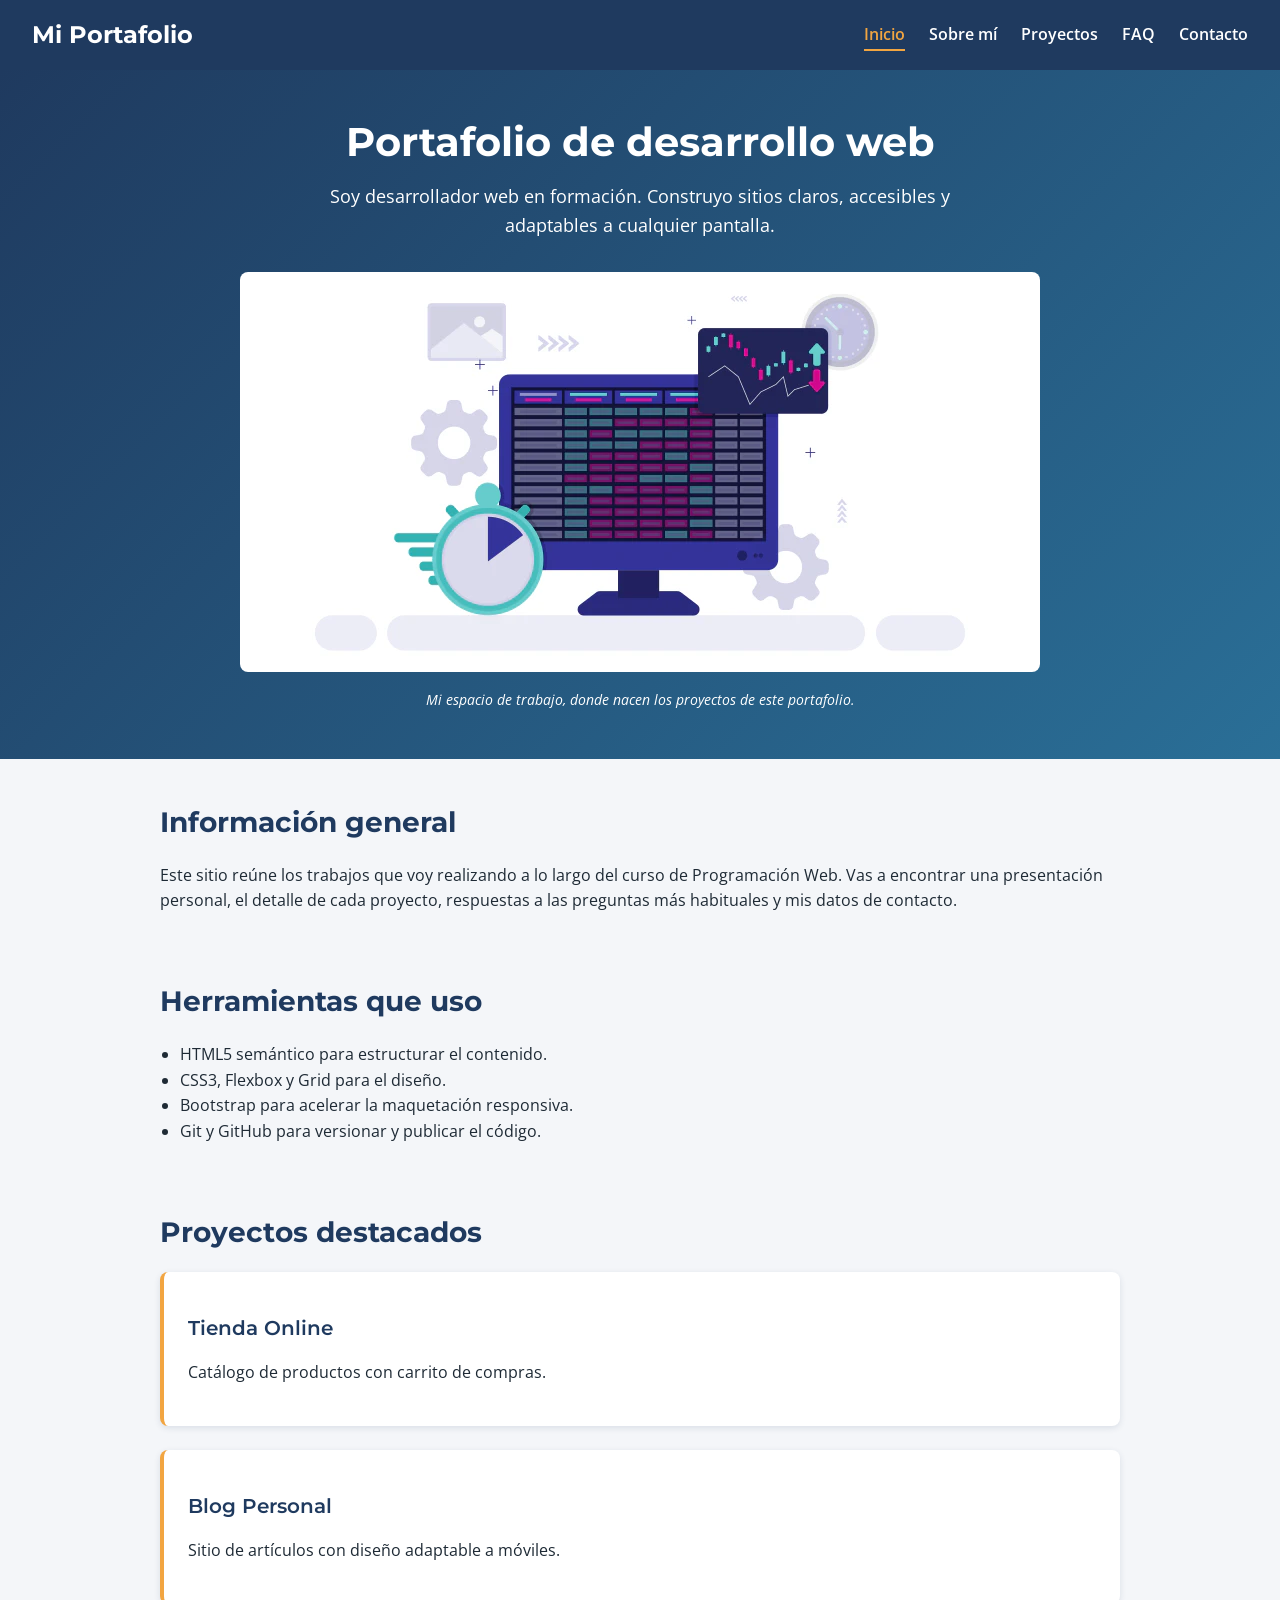
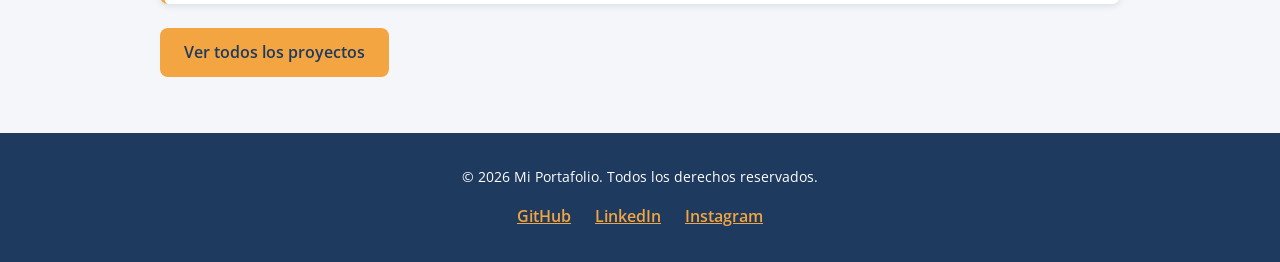
<file: index.html>
<!DOCTYPE html>
<html lang="es">
<head>
    <meta charset="UTF-8">
    <meta name="viewport" content="width=device-width, initial-scale=1.0">
    <meta name="description" content="Portafolio personal de desarrollo web: presentación, proyectos, preguntas frecuentes y contacto.">
    <title>Inicio | Mi Portafolio</title>
    <link rel="preconnect" href="https://fonts.googleapis.com">
    <link rel="preconnect" href="https://fonts.gstatic.com" crossorigin>
    <link href="https://fonts.googleapis.com/css2?family=Montserrat:wght@600;700&amp;family=Open+Sans:wght@400;600&amp;display=swap" rel="stylesheet">
    <link rel="stylesheet" href="styles/styles.css">
</head>
<body>

    <header class="site-header">
        <a class="logo" href="index.html">Mi Portafolio</a>
        <nav aria-label="Navegación principal">
            <ul class="nav-menu">
                <li><a class="nav-link nav-link-active" href="index.html" aria-current="page">Inicio</a></li>
                <li><a class="nav-link" href="pages/sobre-mi.html">Sobre mí</a></li>
                <li><a class="nav-link" href="pages/proyectos.html">Proyectos</a></li>
                <li><a class="nav-link" href="pages/faq.html">FAQ</a></li>
                <li><a class="nav-link" href="pages/contacto.html">Contacto</a></li>
            </ul>
        </nav>
    </header>

    <main>
        <section class="hero">
            <h1 class="hero-title">Portafolio de desarrollo web</h1>
            <p class="hero-text">
                Soy desarrollador web en formación. Construyo sitios claros, accesibles
                y adaptables a cualquier pantalla.
            </p>
            <figure class="figure">
                <img class="figure-img" src="./img/portada.webp" alt="Escritorio con una computadora portátil" width="800" height="400">
                <figcaption class="figure-caption">Mi espacio de trabajo, donde nacen los proyectos de este portafolio.</figcaption>
            </figure>
        </section>

        <section class="section">
            <h2>Información general</h2>
            <p>
                Este sitio reúne los trabajos que voy realizando a lo largo del curso de
                Programación Web. Vas a encontrar una presentación personal, el detalle de
                cada proyecto, respuestas a las preguntas más habituales y mis datos de contacto.
            </p>
        </section>

        <section class="section">
            <h2>Herramientas que uso</h2>
            <ul class="list">
                <li>HTML5 semántico para estructurar el contenido.</li>
                <li>CSS3, Flexbox y Grid para el diseño.</li>
                <li>Bootstrap para acelerar la maquetación responsiva.</li>
                <li>Git y GitHub para versionar y publicar el código.</li>
            </ul>
        </section>

        <section class="section">
            <h2>Proyectos destacados</h2>

            <article class="card">
                <h3>Tienda Online</h3>
                <p>Catálogo de productos con carrito de compras.</p>
            </article>

            <article class="card">
                <h3>Blog Personal</h3>
                <p>Sitio de artículos con diseño adaptable a móviles.</p>
            </article>

            <p><a class="button" href="pages/proyectos.html">Ver todos los proyectos</a></p>
        </section>
    </main>

    <footer class="site-footer">
        <p class="footer-copy">&copy; 2026 Mi Portafolio. Todos los derechos reservados.</p>
        <ul class="social-list">
            <li><a class="social-link" href="https://github.com/">GitHub</a></li>
            <li><a class="social-link" href="https://www.linkedin.com/">LinkedIn</a></li>
            <li><a class="social-link" href="https://www.instagram.com/">Instagram</a></li>
        </ul>
    </footer>

</body>
</html>
</file>
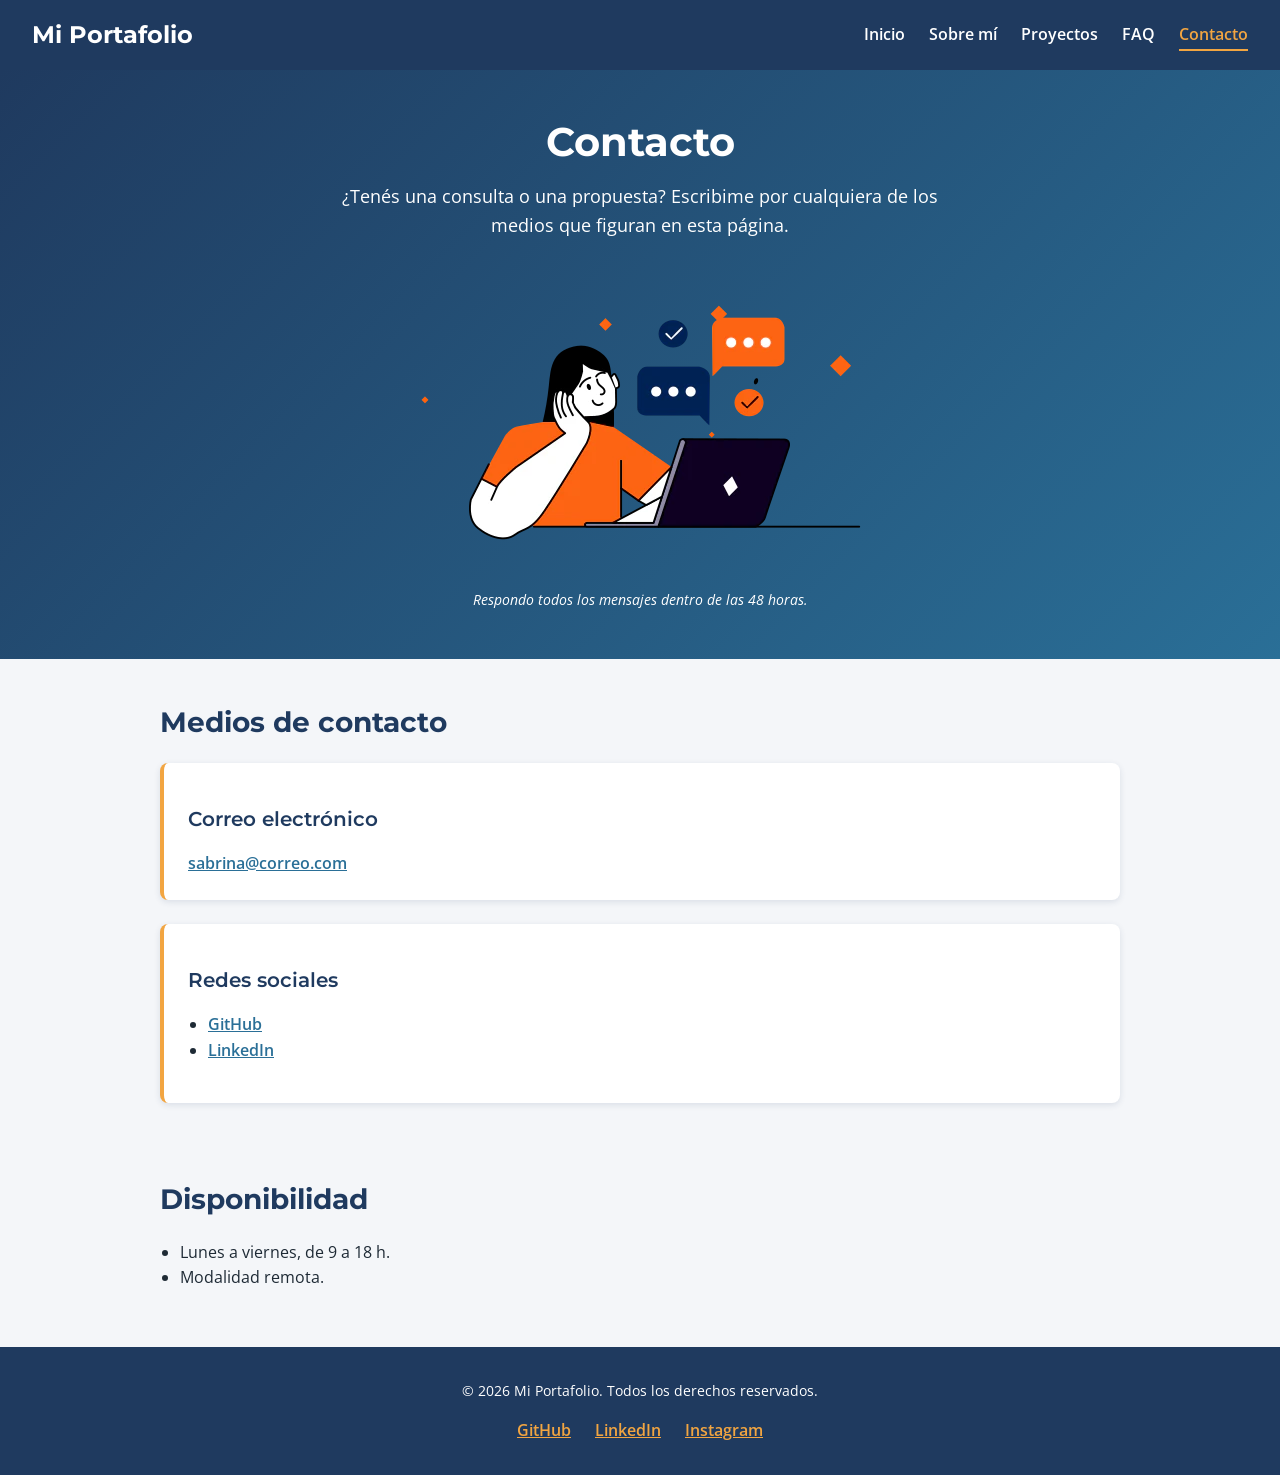
<file: pages/contacto.html>
<!DOCTYPE html>
<html lang="es">
<head>
    <meta charset="UTF-8">
    <meta name="viewport" content="width=device-width, initial-scale=1.0">
    <meta name="description" content="Medios de contacto y disponibilidad para consultas y propuestas de trabajo.">
    <title>Contacto | Mi Portafolio</title>
    <link rel="preconnect" href="https://fonts.googleapis.com">
    <link rel="preconnect" href="https://fonts.gstatic.com" crossorigin>
    <link href="https://fonts.googleapis.com/css2?family=Montserrat:wght@600;700&amp;family=Open+Sans:wght@400;600&amp;display=swap" rel="stylesheet">
    <link rel="stylesheet" href="../styles/styles.css">
</head>
<body>

    <header class="site-header">
        <a class="logo" href="../index.html">Mi Portafolio</a>
        <nav aria-label="Navegación principal">
            <ul class="nav-menu">
                <li><a class="nav-link" href="../index.html">Inicio</a></li>
                <li><a class="nav-link" href="sobre-mi.html">Sobre mí</a></li>
                <li><a class="nav-link" href="proyectos.html">Proyectos</a></li>
                <li><a class="nav-link" href="faq.html">FAQ</a></li>
                <li><a class="nav-link nav-link-active" href="contacto.html" aria-current="page">Contacto</a></li>
            </ul>
        </nav>
    </header>

    <main>
        <section class="hero">
            <h1 class="hero-title">Contacto</h1>
            <p class="hero-text">
                ¿Tenés una consulta o una propuesta? Escribime por cualquiera de los
                medios que figuran en esta página.
            </p>
            <figure class="figure">
                <img class="figure-img" src="./../img/contacto.webp" alt="Persona leyendo mensajes de contacto en su notebook" width="600" height="300">
                <figcaption class="figure-caption">Respondo todos los mensajes dentro de las 48 horas.</figcaption>
            </figure>
        </section>

        <section class="section">
            <h2>Medios de contacto</h2>

            <article class="card">
                <h3>Correo electrónico</h3>
                <address class="contact-address">
                    <a href="mailto:sabrina@correo.com">sabrina@correo.com</a>
                </address>
            </article>

            <article class="card">
                <h3>Redes sociales</h3>
                <ul class="list">
                    <li><a href="https://github.com/">GitHub</a></li>
                    <li><a href="https://www.linkedin.com/">LinkedIn</a></li>
                </ul>
            </article>
        </section>

        <section class="section">
            <h2>Disponibilidad</h2>
            <ul class="list">
                <li>Lunes a viernes, de 9 a 18 h.</li>
                <li>Modalidad remota.</li>
            </ul>
        </section>
    </main>

    <footer class="site-footer">
        <p class="footer-copy">&copy; 2026 Mi Portafolio. Todos los derechos reservados.</p>
        <ul class="social-list">
            <li><a class="social-link" href="https://github.com/">GitHub</a></li>
            <li><a class="social-link" href="https://www.linkedin.com/">LinkedIn</a></li>
            <li><a class="social-link" href="https://www.instagram.com/">Instagram</a></li>
        </ul>
    </footer>

</body>
</html>
</file>
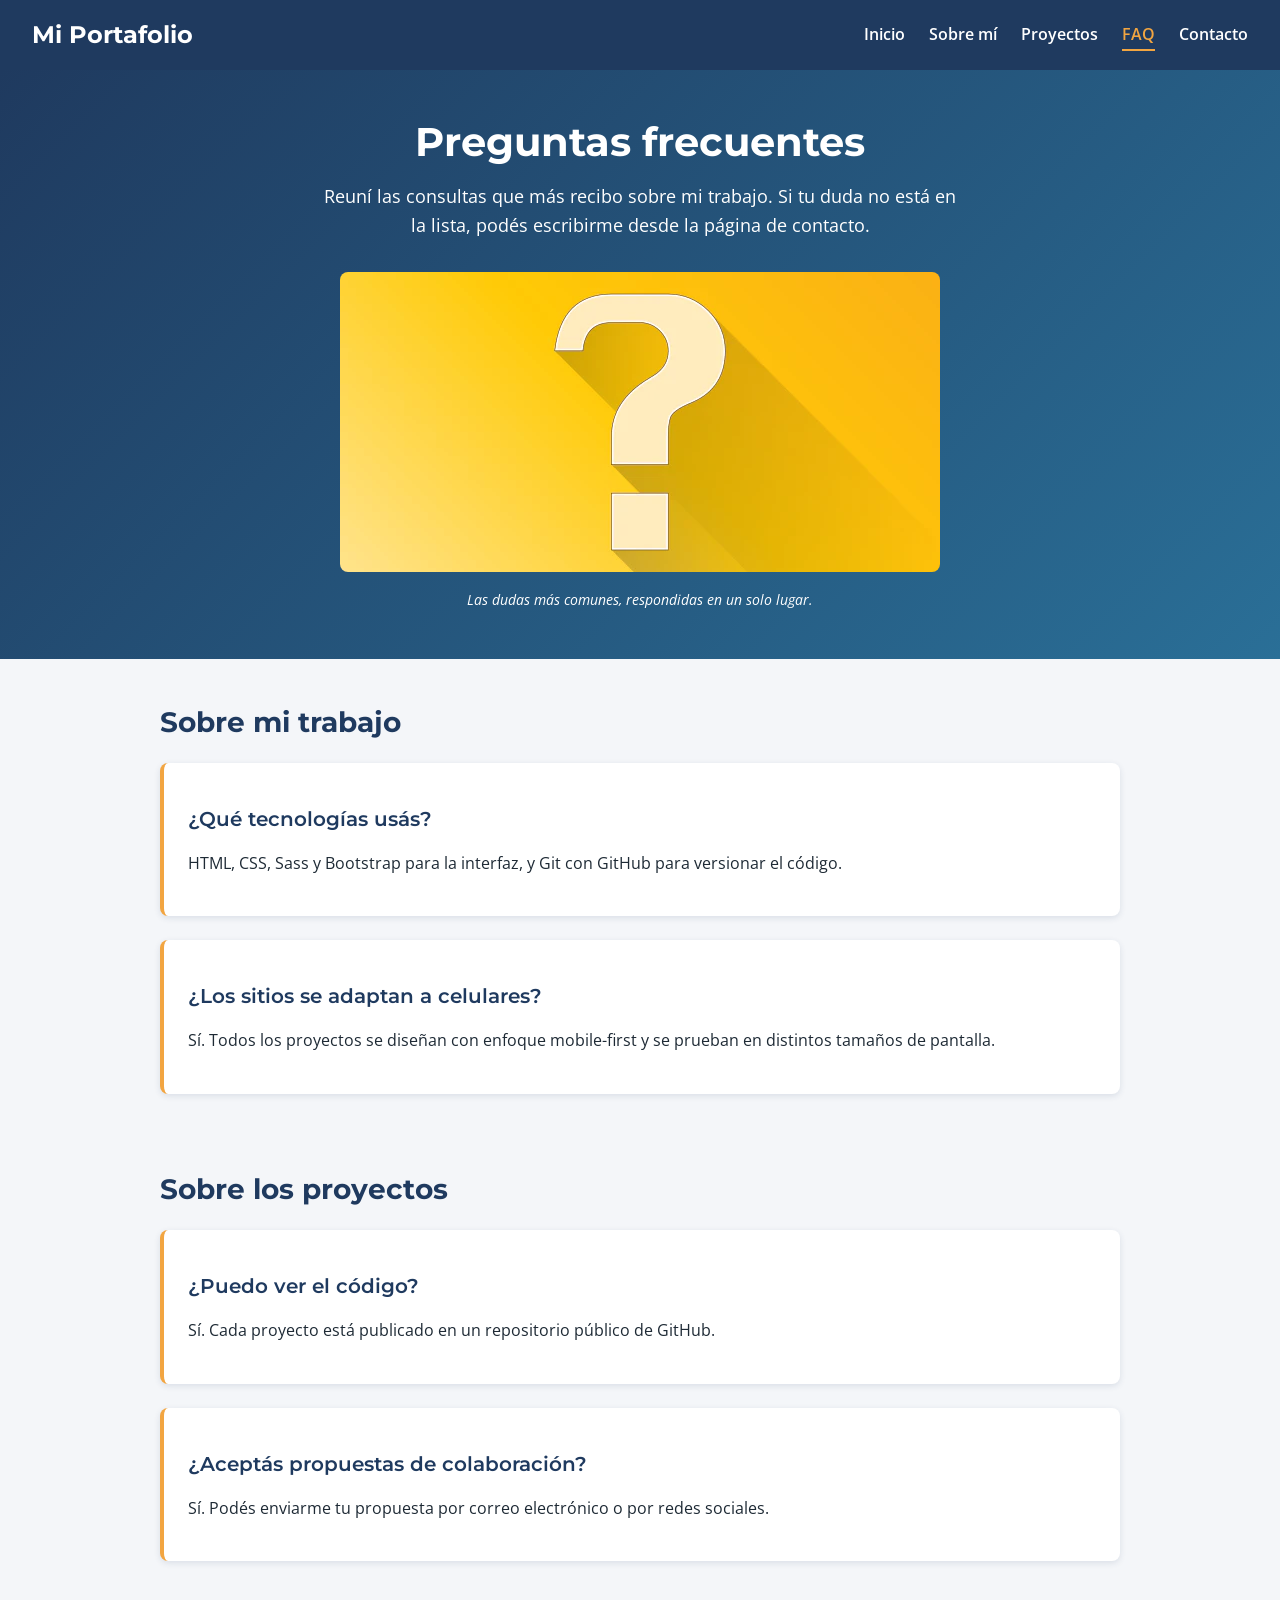
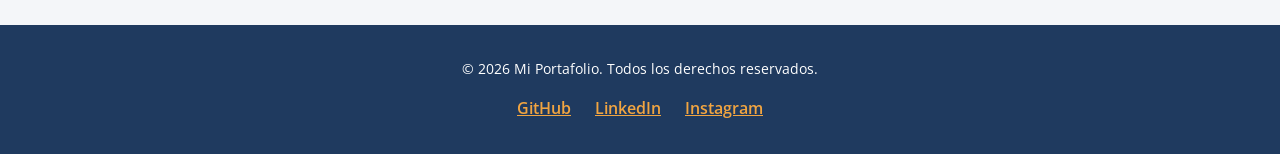
<file: pages/faq.html>
<!DOCTYPE html>
<html lang="es">
<head>
    <meta charset="UTF-8">
    <meta name="viewport" content="width=device-width, initial-scale=1.0">
    <meta name="description" content="Preguntas frecuentes sobre mis proyectos, las tecnologías que uso y cómo trabajar conmigo.">
    <title>Preguntas frecuentes | Mi Portafolio</title>
    <link rel="preconnect" href="https://fonts.googleapis.com">
    <link rel="preconnect" href="https://fonts.gstatic.com" crossorigin>
    <link href="https://fonts.googleapis.com/css2?family=Montserrat:wght@600;700&amp;family=Open+Sans:wght@400;600&amp;display=swap" rel="stylesheet">
    <link rel="stylesheet" href="../styles/styles.css">
</head>
<body>

    <header class="site-header">
        <a class="logo" href="../index.html">Mi Portafolio</a>
        <nav aria-label="Navegación principal">
            <ul class="nav-menu">
                <li><a class="nav-link" href="../index.html">Inicio</a></li>
                <li><a class="nav-link" href="sobre-mi.html">Sobre mí</a></li>
                <li><a class="nav-link" href="proyectos.html">Proyectos</a></li>
                <li><a class="nav-link nav-link-active" href="faq.html" aria-current="page">FAQ</a></li>
                <li><a class="nav-link" href="contacto.html">Contacto</a></li>
            </ul>
        </nav>
    </header>

    <main>
        <section class="hero">
            <h1 class="hero-title">Preguntas frecuentes</h1>
            <p class="hero-text">
                Reuní las consultas que más recibo sobre mi trabajo. Si tu duda no está
                en la lista, podés escribirme desde la página de contacto.
            </p>
            <figure class="figure">
                <img class="figure-img" src="./../img/faq.webp" alt="Signo de interrogación" width="600" height="300">
                <figcaption class="figure-caption">Las dudas más comunes, respondidas en un solo lugar.</figcaption>
            </figure>
        </section>

        <section class="section">
            <h2>Sobre mi trabajo</h2>

            <article class="card">
                <h3>¿Qué tecnologías usás?</h3>
                <p>HTML, CSS, Sass y Bootstrap para la interfaz, y Git con GitHub para versionar el código.</p>
            </article>

            <article class="card">
                <h3>¿Los sitios se adaptan a celulares?</h3>
                <p>Sí. Todos los proyectos se diseñan con enfoque mobile-first y se prueban en distintos tamaños de pantalla.</p>
            </article>
        </section>

        <section class="section">
            <h2>Sobre los proyectos</h2>

            <article class="card">
                <h3>¿Puedo ver el código?</h3>
                <p>Sí. Cada proyecto está publicado en un repositorio público de GitHub.</p>
            </article>

            <article class="card">
                <h3>¿Aceptás propuestas de colaboración?</h3>
                <p>Sí. Podés enviarme tu propuesta por correo electrónico o por redes sociales.</p>
            </article>
        </section>
    </main>

    <footer class="site-footer">
        <p class="footer-copy">&copy; 2026 Mi Portafolio. Todos los derechos reservados.</p>
        <ul class="social-list">
            <li><a class="social-link" href="https://github.com/">GitHub</a></li>
            <li><a class="social-link" href="https://www.linkedin.com/">LinkedIn</a></li>
            <li><a class="social-link" href="https://www.instagram.com/">Instagram</a></li>
        </ul>
    </footer>

</body>
</html>
</file>
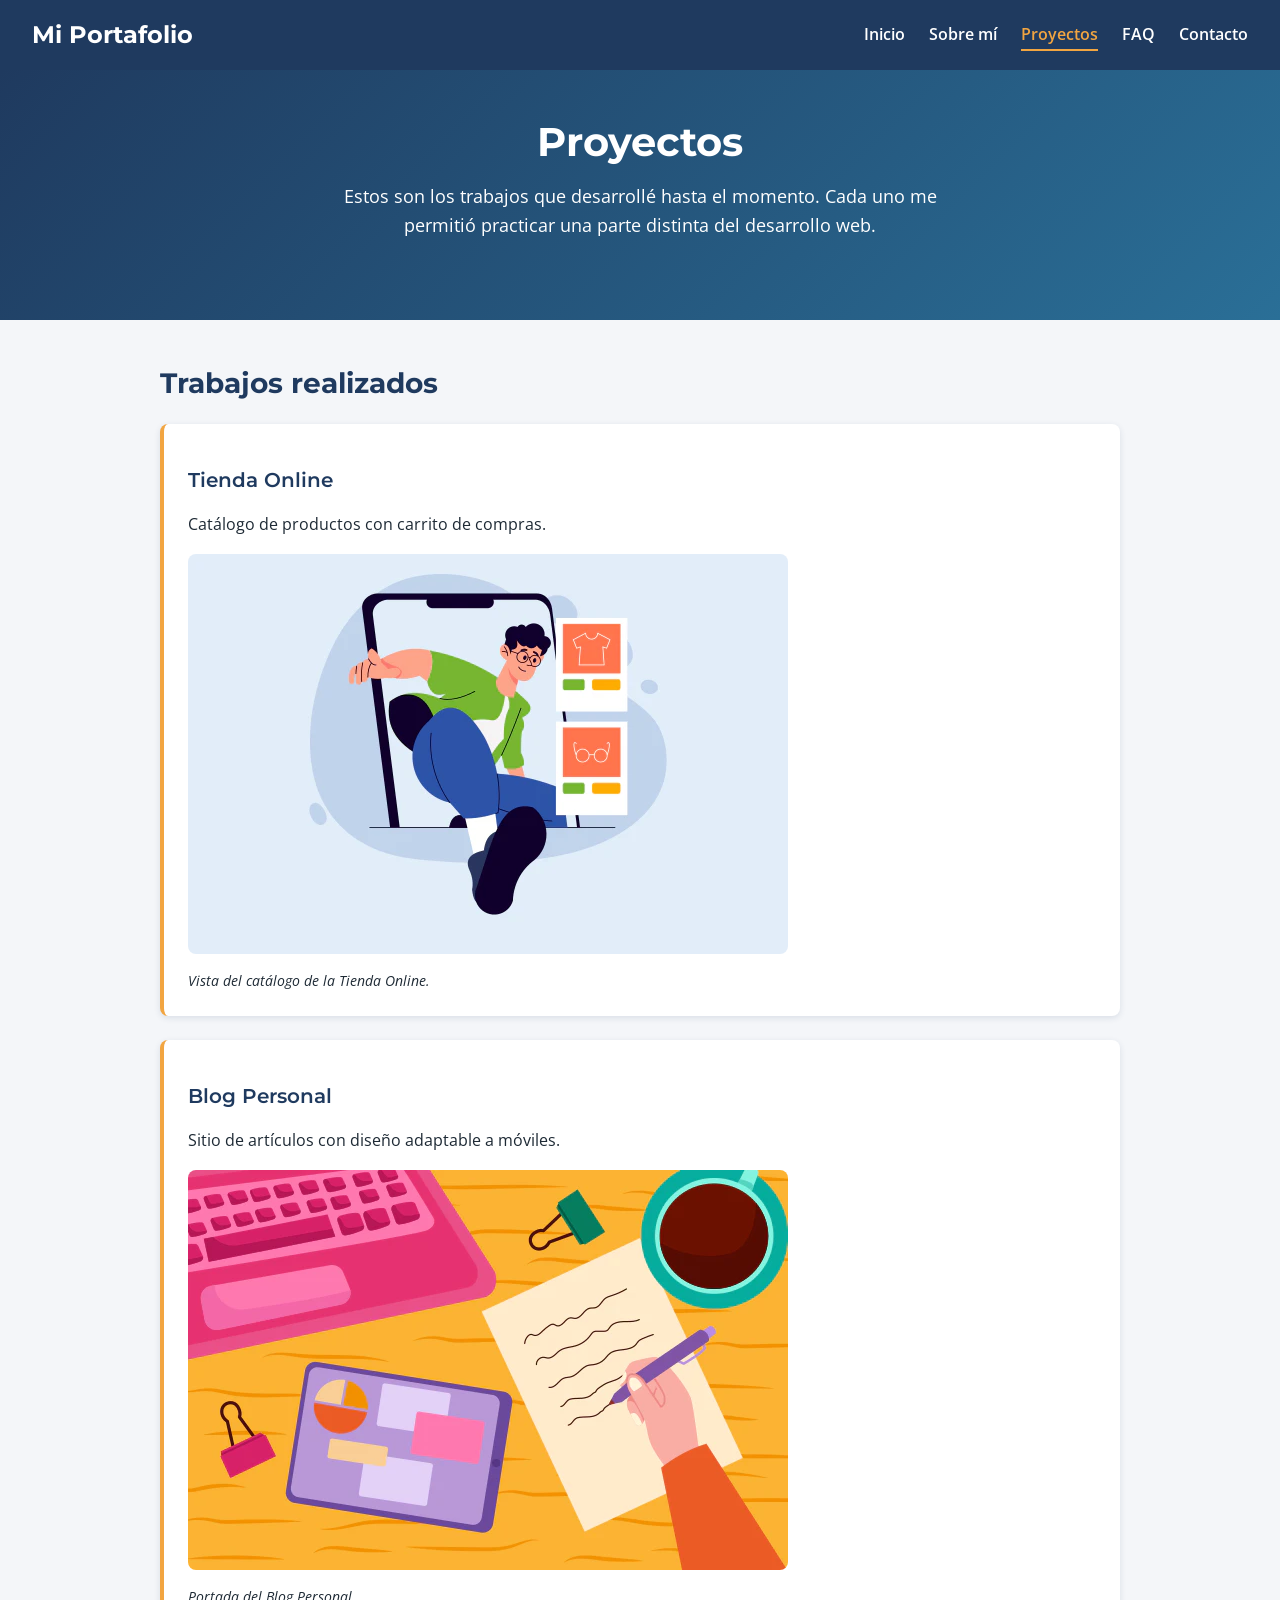
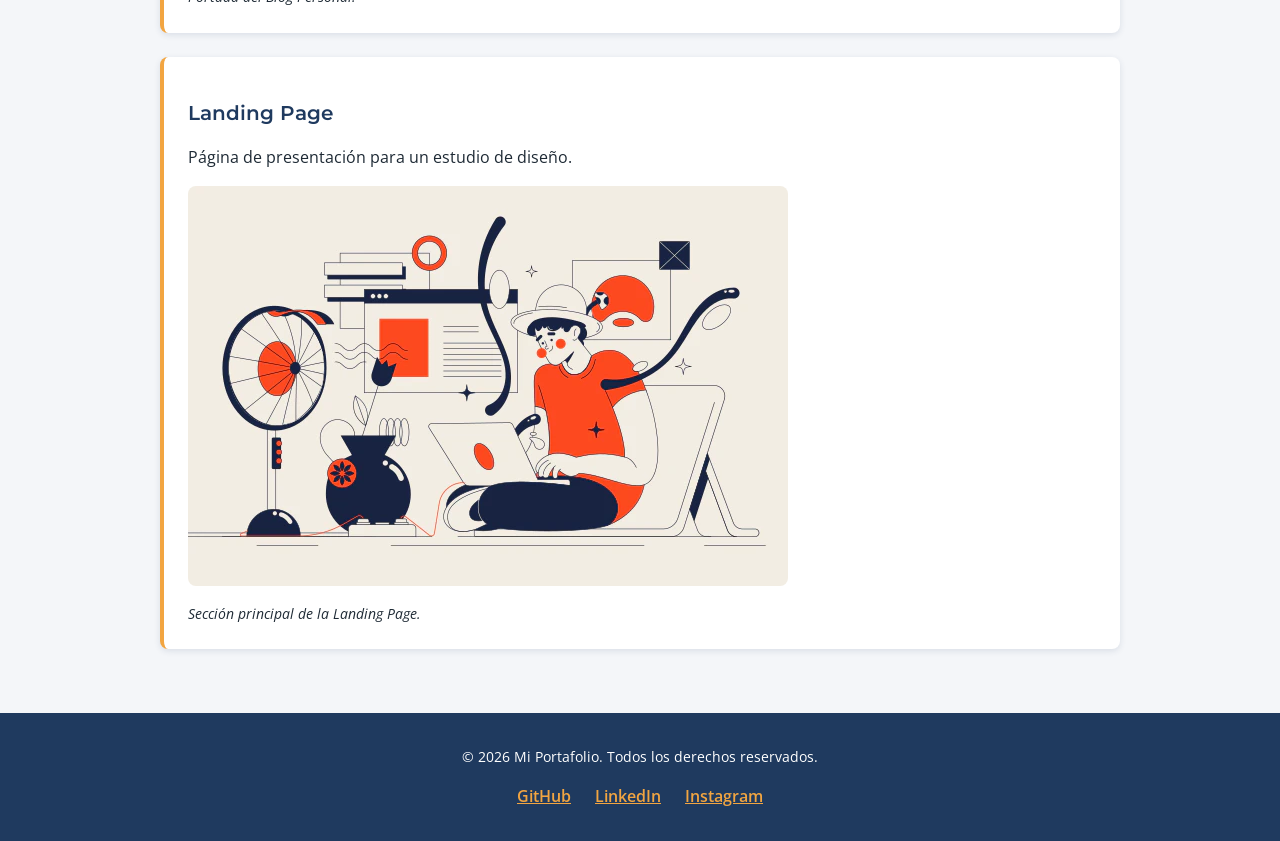
<file: pages/proyectos.html>
<!DOCTYPE html>
<html lang="es">
<head>
    <meta charset="UTF-8">
    <meta name="viewport" content="width=device-width, initial-scale=1.0">
    <meta name="description" content="Listado de proyectos web realizados: tienda online, blog personal y landing page.">
    <title>Proyectos | Mi Portafolio</title>
    <link rel="preconnect" href="https://fonts.googleapis.com">
    <link rel="preconnect" href="https://fonts.gstatic.com" crossorigin>
    <link href="https://fonts.googleapis.com/css2?family=Montserrat:wght@600;700&amp;family=Open+Sans:wght@400;600&amp;display=swap" rel="stylesheet">
    <link rel="stylesheet" href="../styles/styles.css">
</head>
<body>

    <header class="site-header">
        <a class="logo" href="../index.html">Mi Portafolio</a>
        <nav aria-label="Navegación principal">
            <ul class="nav-menu">
                <li><a class="nav-link" href="../index.html">Inicio</a></li>
                <li><a class="nav-link" href="sobre-mi.html">Sobre mí</a></li>
                <li><a class="nav-link nav-link-active" href="proyectos.html" aria-current="page">Proyectos</a></li>
                <li><a class="nav-link" href="faq.html">FAQ</a></li>
                <li><a class="nav-link" href="contacto.html">Contacto</a></li>
            </ul>
        </nav>
    </header>

    <main>
        <section class="hero">
            <h1 class="hero-title">Proyectos</h1>
            <p class="hero-text">
                Estos son los trabajos que desarrollé hasta el momento. Cada uno me
                permitió practicar una parte distinta del desarrollo web.
            </p>
        </section>

        <section class="section">
            <h2>Trabajos realizados</h2>

            <article class="card">
                <h3>Tienda Online</h3>
                <p>Catálogo de productos con carrito de compras.</p>
                <figure class="figure">
                    <img class="figure-img" src="./../img/tienda-online.webp" alt="Página de catálogo" width="600" height="400">
                    <figcaption class="figure-caption">Vista del catálogo de la Tienda Online.</figcaption>
                </figure>
            </article>

            <article class="card">
                <h3>Blog Personal</h3>
                <p>Sitio de artículos con diseño adaptable a móviles.</p>
                <figure class="figure">
                    <img class="figure-img" src= "./../img/blog.webp" alt="Persona escribiendo un blog en su escritorio" width="600" height="400">
                    <figcaption class="figure-caption">Portada del Blog Personal.</figcaption>
                </figure>
            </article>

            <article class="card">
                <h3>Landing Page</h3>
                <p>Página de presentación para un estudio de diseño.</p>
                <figure class="figure">
                    <img class="figure-img" src="./../img/disenio.webp" alt="Persona diseñando su landing page" width="600" height="400">
                    <figcaption class="figure-caption">Sección principal de la Landing Page.</figcaption>
                </figure>
            </article>
        </section>
    </main>

    <footer class="site-footer">
        <p class="footer-copy">&copy; 2026 Mi Portafolio. Todos los derechos reservados.</p>
        <ul class="social-list">
            <li><a class="social-link" href="https://github.com/">GitHub</a></li>
            <li><a class="social-link" href="https://www.linkedin.com/">LinkedIn</a></li>
            <li><a class="social-link" href="https://www.instagram.com/">Instagram</a></li>
        </ul>
    </footer>

</body>
</html>
</file>
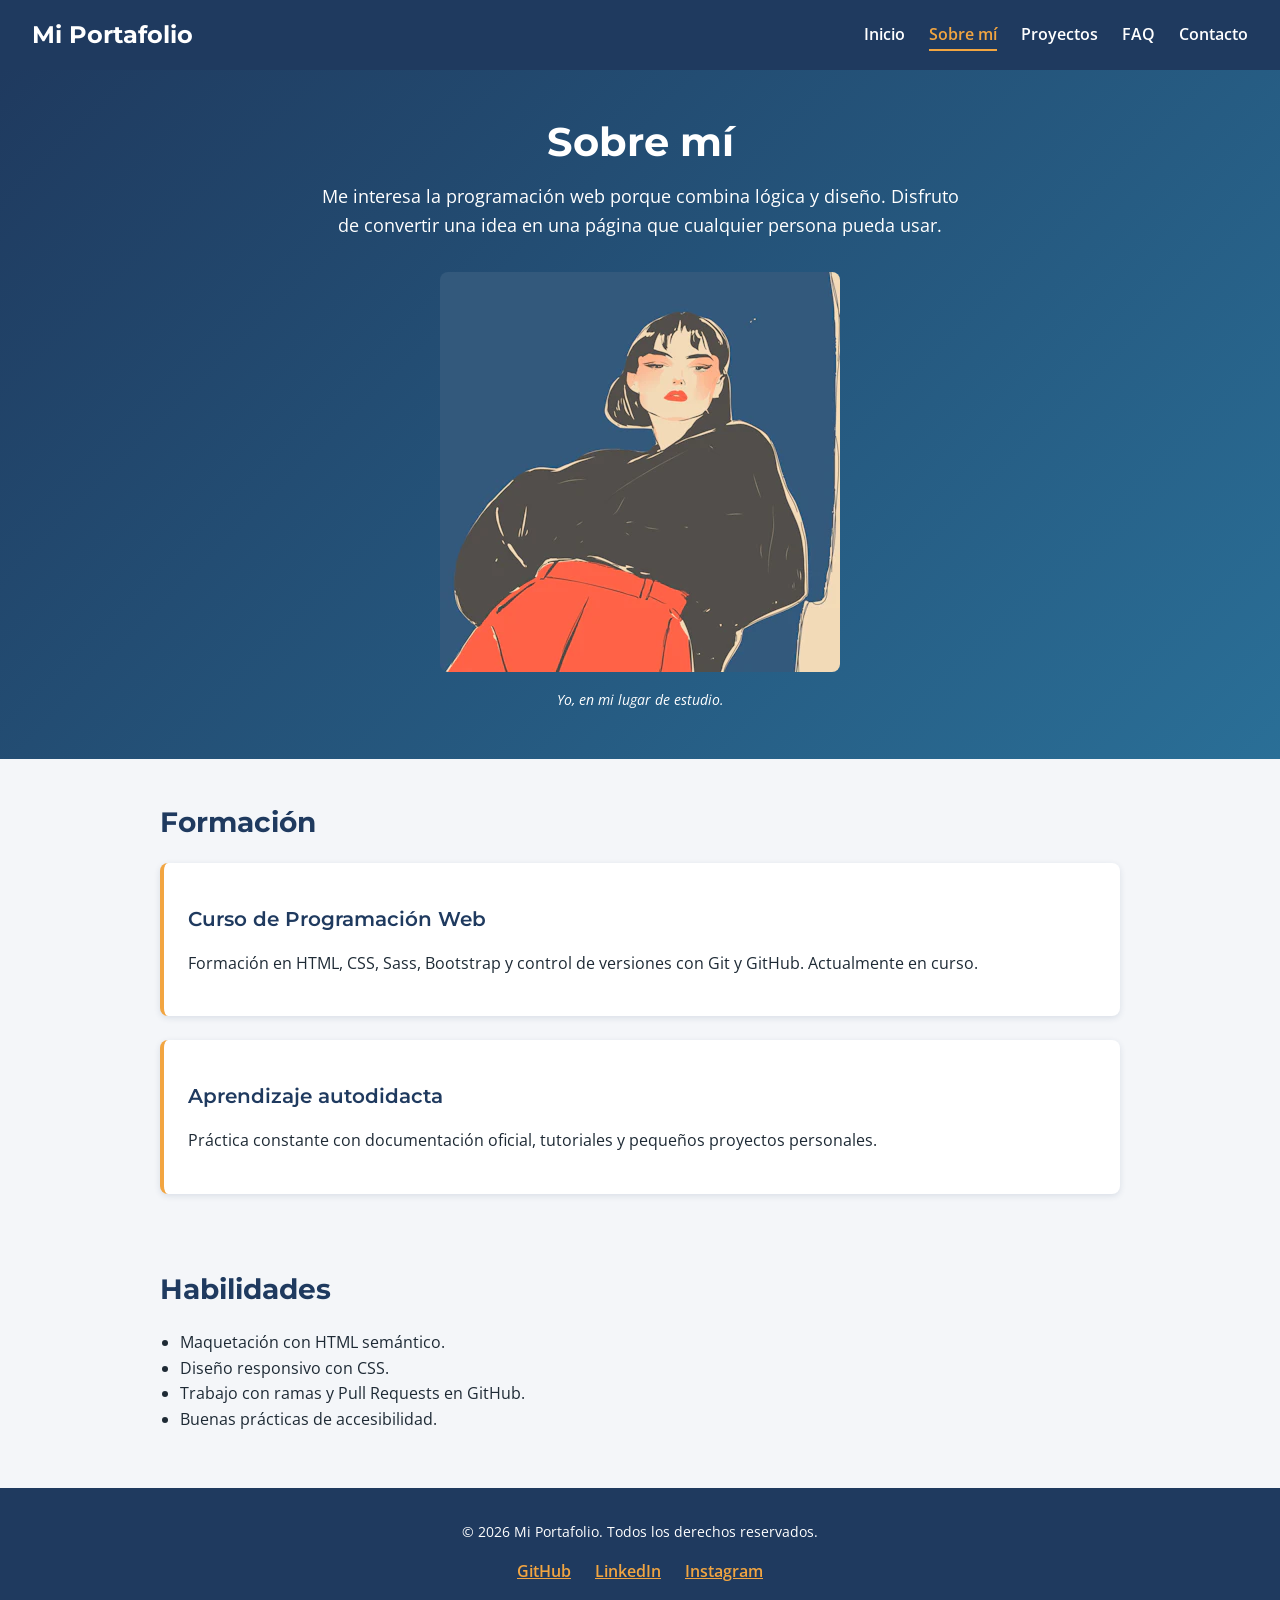
<file: pages/sobre-mi.html>
<!DOCTYPE html>
<html lang="es">
<head>
    <meta charset="UTF-8">
    <meta name="viewport" content="width=device-width, initial-scale=1.0">
    <meta name="description" content="Quién soy, mi formación y las habilidades que estoy desarrollando como programador web.">
    <title>Sobre mí | Mi Portafolio</title>
    <link rel="preconnect" href="https://fonts.googleapis.com">
    <link rel="preconnect" href="https://fonts.gstatic.com" crossorigin>
    <link href="https://fonts.googleapis.com/css2?family=Montserrat:wght@600;700&amp;family=Open+Sans:wght@400;600&amp;display=swap" rel="stylesheet">
    <link rel="stylesheet" href="../styles/styles.css">
</head>
<body>

    <header class="site-header">
        <a class="logo" href="../index.html">Mi Portafolio</a>
        <nav aria-label="Navegación principal">
            <ul class="nav-menu">
                <li><a class="nav-link" href="../index.html">Inicio</a></li>
                <li><a class="nav-link nav-link-active" href="sobre-mi.html" aria-current="page">Sobre mí</a></li>
                <li><a class="nav-link" href="proyectos.html">Proyectos</a></li>
                <li><a class="nav-link" href="faq.html">FAQ</a></li>
                <li><a class="nav-link" href="contacto.html">Contacto</a></li>
            </ul>
        </nav>
    </header>

    <main>
        <section class="hero">
            <h1 class="hero-title">Sobre mí</h1>
            <p class="hero-text">
                Me interesa la programación web porque combina lógica y diseño. Disfruto
                de convertir una idea en una página que cualquier persona pueda usar.
            </p>
            <figure class="figure">
                <img class="figure-img" src="./../img/perfil.webp" alt="Retrato del autor del portafolio" width="400" height="400">
                <figcaption class="figure-caption">Yo, en mi lugar de estudio.</figcaption>
            </figure>
        </section>

        <section class="section">
            <h2>Formación</h2>

            <article class="card">
                <h3>Curso de Programación Web</h3>
                <p>
                    Formación en HTML, CSS, Sass, Bootstrap y control de versiones con Git
                    y GitHub. Actualmente en curso.
                </p>
            </article>

            <article class="card">
                <h3>Aprendizaje autodidacta</h3>
                <p>
                    Práctica constante con documentación oficial, tutoriales y pequeños
                    proyectos personales.
                </p>
            </article>
        </section>

        <section class="section">
            <h2>Habilidades</h2>
            <ul class="list">
                <li>Maquetación con HTML semántico.</li>
                <li>Diseño responsivo con CSS.</li>
                <li>Trabajo con ramas y Pull Requests en GitHub.</li>
                <li>Buenas prácticas de accesibilidad.</li>
            </ul>
        </section>
    </main>

    <footer class="site-footer">
        <p class="footer-copy">&copy; 2026 Mi Portafolio. Todos los derechos reservados.</p>
        <ul class="social-list">
            <li><a class="social-link" href="https://github.com/">GitHub</a></li>
            <li><a class="social-link" href="https://www.linkedin.com/">LinkedIn</a></li>
            <li><a class="social-link" href="https://www.instagram.com/">Instagram</a></li>
        </ul>
    </footer>

</body>
</html>
</file>
<file: styles/styles.css>
/* ==========================================================================
   Mi Portafolio - Hoja de estilos principal

   Índice
   1. Paleta de colores
   2. Base
   3. Tipografía
   4. Encabezado y navegación
   5. Presentación (hero)
   6. Secciones
   7. Componentes: tarjetas, listas, figuras, botón, contacto
   8. Pie de página
   ========================================================================== */


/* ==========================================================================
   1. Paleta de colores
   ========================================================================== */

:root {
    --color-primario: #1f3a5f;    /* Azul marino: encabezado, pie y títulos */
    --color-secundario: #2a6f97;  /* Azul medio: enlaces y degradado del hero */
    --color-acento: #f2a541;      /* Ámbar: botón, bordes y estados activos */
    --color-fondo: #f4f6f9;       /* Gris muy claro: fondo general */
    --color-superficie: #ffffff;  /* Blanco: tarjetas y texto sobre azul */
    --color-texto: #1e2a35;       /* Gris azulado oscuro: texto de lectura */
}


/* ==========================================================================
   2. Base
   ========================================================================== */

body {
    margin: 0;
    background-color: var(--color-fondo);
    color: var(--color-texto);
}

img {
    max-width: 100%;
    height: auto;
}


/* ==========================================================================
   3. Tipografía
   ========================================================================== */

body {
    font-family: 'Open Sans', sans-serif;
    font-size: 1rem;
    font-weight: 400;
    line-height: 1.6;
}

h1,
h2,
h3 {
    font-family: 'Montserrat', sans-serif;
    color: var(--color-primario);
    line-height: 1.2;
}

h1 {
    font-size: 2.5rem;
    font-weight: 700;
}

h2 {
    font-size: 1.75rem;
    font-weight: 700;
}

h3 {
    font-size: 1.25rem;
    font-weight: 600;
}

p {
    font-size: 1rem;
    font-weight: 400;
}

a {
    color: var(--color-secundario);
    font-weight: 600;
}

a:hover,
a:focus-visible {
    color: var(--color-primario);
}


/* ==========================================================================
   4. Encabezado y navegación
   ========================================================================== */

.site-header {
    display: flex;
    flex-wrap: wrap;
    justify-content: space-between;
    align-items: center;
    gap: 1rem;
    padding: 1rem 2rem;
    background-color: var(--color-primario);
}

.logo {
    font-family: 'Montserrat', sans-serif;
    font-size: 1.5rem;
    font-weight: 700;
    color: var(--color-superficie);
    text-decoration: none;
}

.logo:hover,
.logo:focus-visible {
    color: var(--color-acento);
}

.nav-menu {
    display: flex;
    flex-wrap: wrap;
    gap: 0.5rem 1.5rem;
    margin: 0;
    padding: 0;
    list-style: none;
}

.nav-link {
    padding-bottom: 0.25rem;
    color: var(--color-superficie);
    text-decoration: none;
    border-bottom: 2px solid transparent;
}

.nav-link:hover,
.nav-link:focus-visible {
    color: var(--color-acento);
}

.nav-link-active {
    color: var(--color-acento);
    border-bottom-color: var(--color-acento);
}


/* ==========================================================================
   5. Presentación (hero)
   ========================================================================== */

.hero {
    padding: 3rem 1.5rem;
    background-color: var(--color-primario);
    background-image: linear-gradient(135deg, #1f3a5f 0%, #2a6f97 100%);
    color: var(--color-superficie);
    text-align: center;
}

.hero-title {
    margin: 0 0 1rem;
    color: var(--color-superficie);
}

.hero-text {
    max-width: 40rem;
    margin: 0 auto 2rem;
    font-size: 1.125rem;
}


/* ==========================================================================
   6. Secciones
   ========================================================================== */

.section {
    max-width: 60rem;
    margin: 0 auto;
    padding: 1.5rem 1.5rem 0.5rem;
}


/* ==========================================================================
   7. Componentes: tarjetas, listas, figuras, botón, contacto
   ========================================================================== */

/* Tarjetas */
.card {
    margin-bottom: 1.5rem;
    padding: 1.5rem;
    background-color: var(--color-superficie);
    border-left: 4px solid var(--color-acento);
    border-radius: 8px;
    box-shadow: 0 2px 6px rgba(31, 58, 95, 0.12);
}

/* Listas de contenido */
.list {
    padding-left: 1.25rem;
}

/* Figuras */
.figure {
    margin: 0;
}

.figure-img {
    border-radius: 8px;
}

.figure-caption {
    margin-top: 0.5rem;
    font-size: 0.9rem;
    font-style: italic;
}

/* Botón */
.button {
    display: inline-block;
    padding: 0.75rem 1.5rem;
    background-color: var(--color-acento);
    color: var(--color-primario);
    font-weight: 600;
    text-decoration: none;
    border-radius: 8px;
}

.button:hover,
.button:focus-visible {
    background-color: var(--color-primario);
    color: var(--color-superficie);
}

/* Datos de contacto */
.contact-address {
    font-style: normal;
}


/* ==========================================================================
   8. Pie de página
   ========================================================================== */

.site-footer {
    margin-top: 2rem;
    padding: 2rem 1.5rem;
    background-color: var(--color-primario);
    color: var(--color-superficie);
    text-align: center;
}

.footer-copy {
    margin: 0 0 1rem;
    font-size: 0.9rem;
}

.social-list {
    display: flex;
    flex-wrap: wrap;
    justify-content: center;
    gap: 1.5rem;
    margin: 0;
    padding: 0;
    list-style: none;
}

.social-link {
    color: var(--color-acento);
}

.social-link:hover,
.social-link:focus-visible {
    color: var(--color-superficie);
}
</file>
